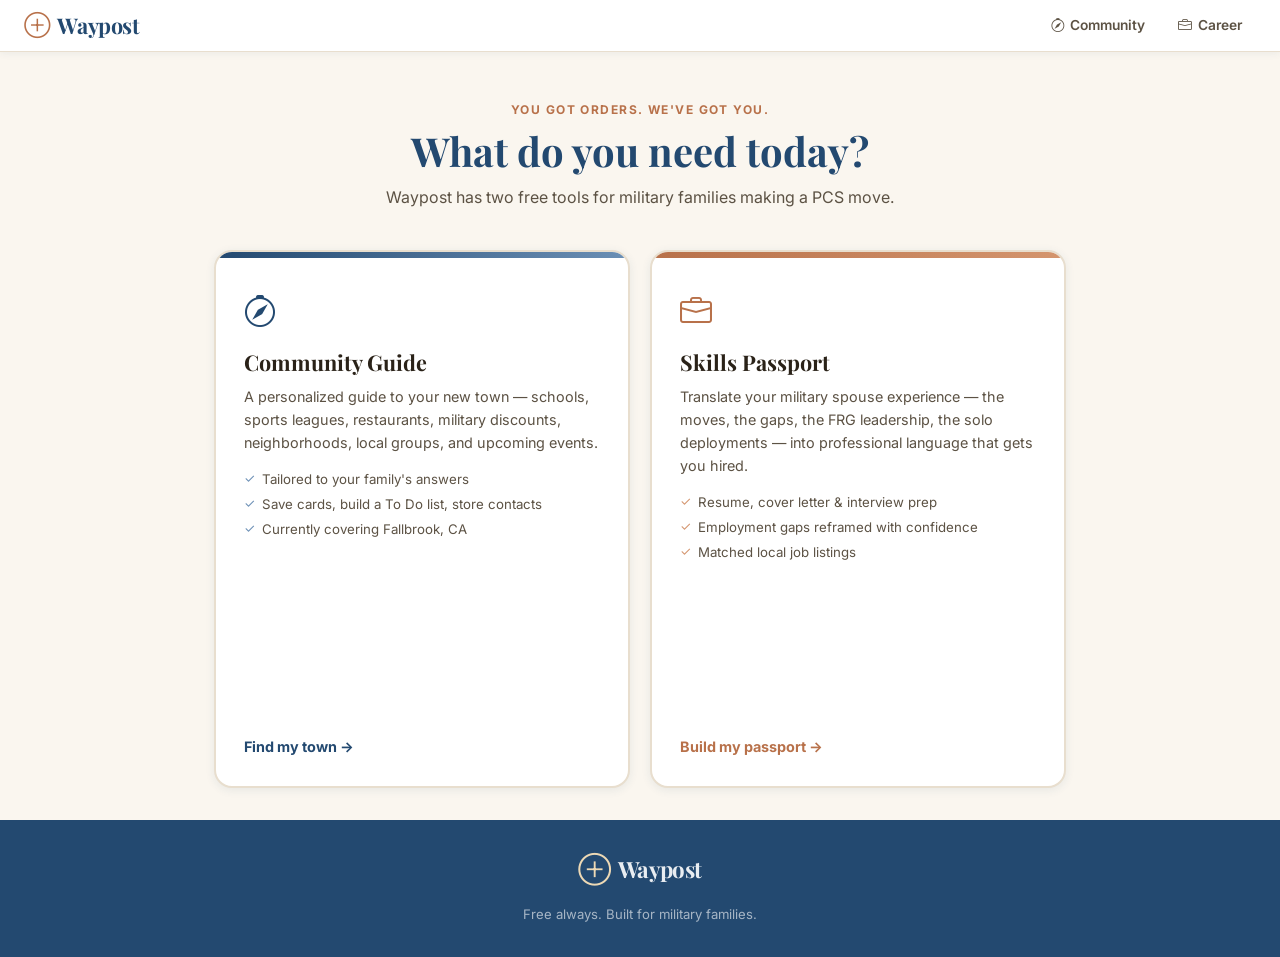
<file: index.html>
<!DOCTYPE html>
<html lang="en">
<head>
  <meta charset="UTF-8">
  <meta name="viewport" content="width=device-width, initial-scale=1.0">
  <title>Waypost — For Military Families on the Move</title>
  <link rel="preconnect" href="https://fonts.googleapis.com">
  <link rel="preconnect" href="https://fonts.gstatic.com" crossorigin>
  <link href="https://fonts.googleapis.com/css2?family=Playfair+Display:wght@400;600;700&family=Inter:wght@400;500;600&display=swap" rel="stylesheet">
  <link rel="stylesheet" href="styles.css">
</head>
<body class="home-page">

  <main class="pillar-home-main">

    <div class="pillar-home-hero">
      <p class="home-eyebrow">You got orders. We've got you.</p>
      <h1 class="pillar-home-title">What do you need today?</h1>
      <p class="pillar-home-sub">Waypost has two free tools for military families making a PCS move.</p>
    </div>

    <div class="pillar-home-grid">

      <a href="community.html" class="pillar-home-card pillar-home-card--community">
        <div class="pillar-home-card-accent"></div>
        <div class="pillar-home-card-body">
          <i class="bi bi-compass pillar-home-icon"></i>
          <h2 class="pillar-home-label">Community Guide</h2>
          <p class="pillar-home-desc">A personalized guide to your new town — schools, sports leagues, restaurants, military discounts, neighborhoods, local groups, and upcoming events.</p>
          <ul class="pillar-home-features">
            <li>Tailored to your family's answers</li>
            <li>Save cards, build a To Do list, store contacts</li>
            <li>Currently covering Fallbrook, CA</li>
          </ul>
          <span class="pillar-home-cta">Find my town →</span>
        </div>
      </a>

      <a href="career.html" class="pillar-home-card pillar-home-card--career">
        <div class="pillar-home-card-accent"></div>
        <div class="pillar-home-card-body">
          <i class="bi bi-briefcase pillar-home-icon"></i>
          <h2 class="pillar-home-label">Skills Passport</h2>
          <p class="pillar-home-desc">Translate your military spouse experience — the moves, the gaps, the FRG leadership, the solo deployments — into professional language that gets you hired.</p>
          <ul class="pillar-home-features">
            <li>Resume, cover letter &amp; interview prep</li>
            <li>Employment gaps reframed with confidence</li>
            <li>Matched local job listings</li>
          </ul>
          <span class="pillar-home-cta">Build my passport →</span>
        </div>
      </a>

    </div>

  </main>

  <footer class="home-footer" style="margin-top:auto;">
    <div class="logo logo-muted" style="display:inline-flex;margin-bottom:.5rem;">
      <span class="logo-mark">⊕</span>
      <span class="logo-text">Waypost</span>
    </div>
    <p>Free always. Built for military families.</p>
  </footer>

  <script src="nav.js"></script>
</body>
</html>
</file>
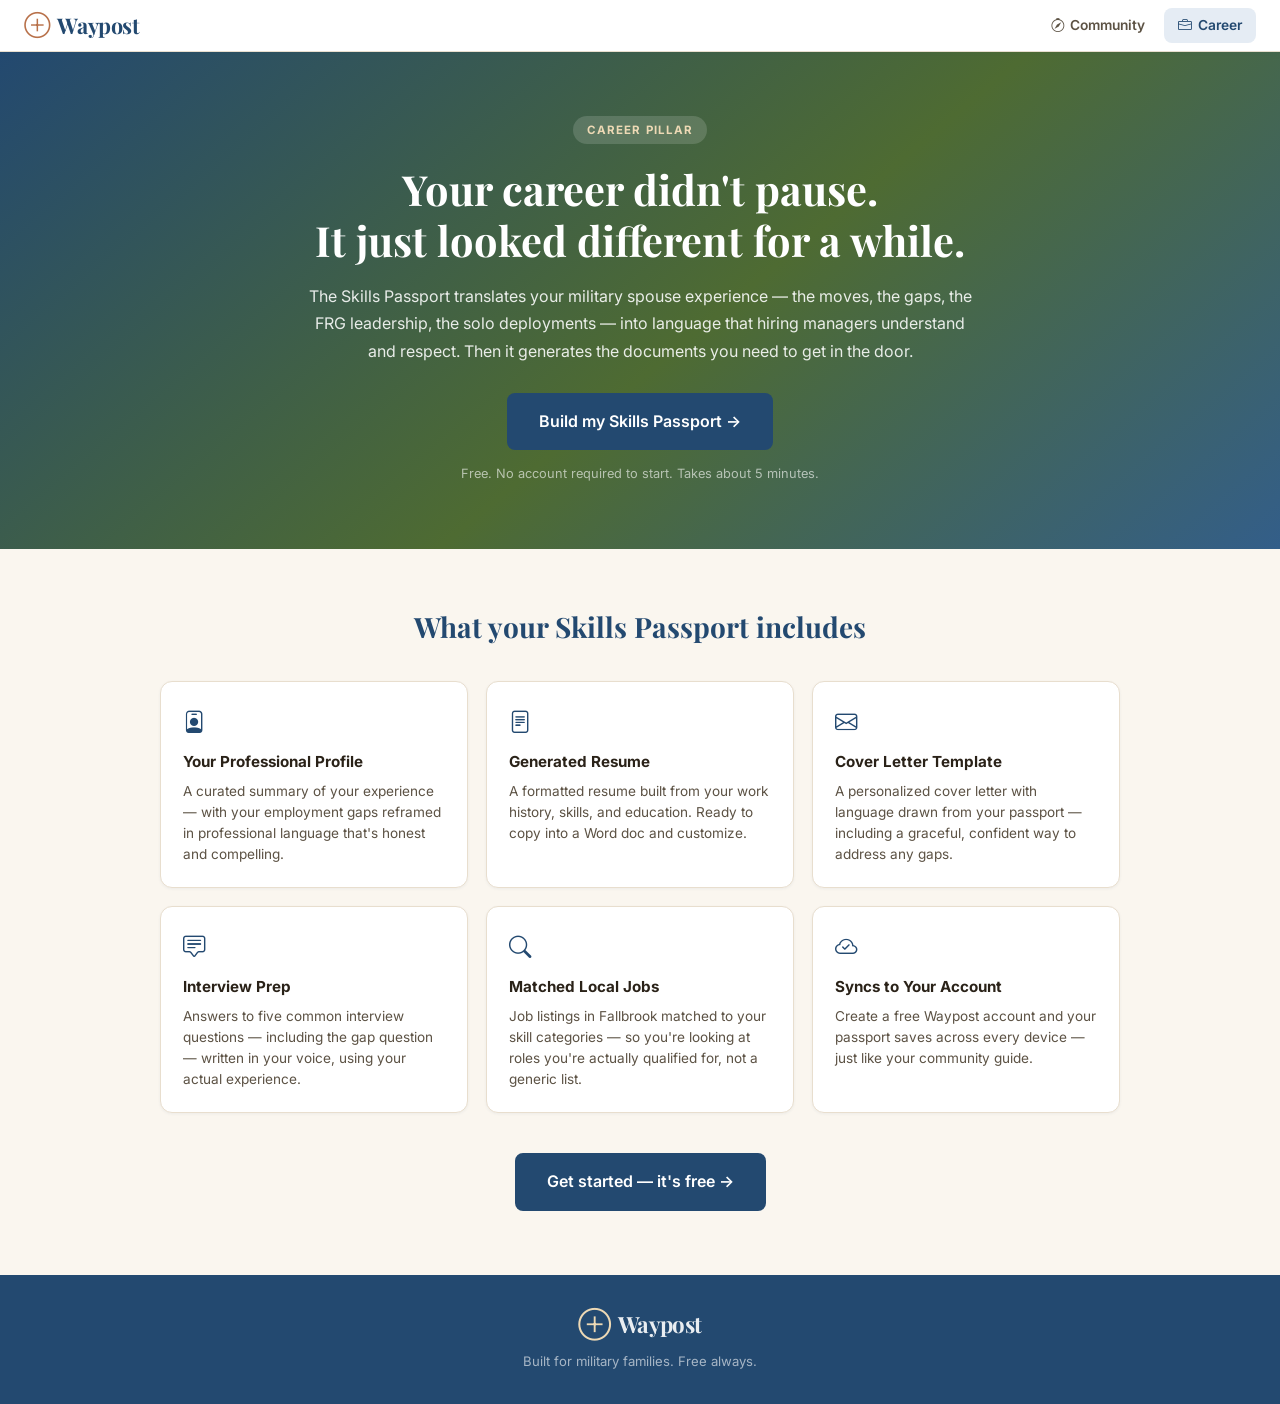
<file: career.html>
<!DOCTYPE html>
<html lang="en">
<head>
  <meta charset="UTF-8">
  <meta name="viewport" content="width=device-width, initial-scale=1.0">
  <title>Waypost Career — Build Your Skills Passport</title>
  <link rel="preconnect" href="https://fonts.googleapis.com">
  <link rel="preconnect" href="https://fonts.gstatic.com" crossorigin>
  <link href="https://fonts.googleapis.com/css2?family=Playfair+Display:wght@400;600;700&family=Inter:wght@400;500;600&display=swap" rel="stylesheet">
  <link rel="stylesheet" href="styles.css">
</head>
<body class="career-landing-page" data-pillar="career">

  <main>
    <!-- Hero -->
    <div class="career-landing-hero">
      <div class="career-landing-hero-inner">
        <span class="career-pill">Career Pillar</span>
        <h1 class="career-landing-title">Your career didn't pause.<br>It just looked different for a while.</h1>
        <p class="career-landing-sub">The Skills Passport translates your military spouse experience — the moves, the gaps, the FRG leadership, the solo deployments — into language that hiring managers understand and respect. Then it generates the documents you need to get in the door.</p>
        <a href="passport-questionnaire.html" class="btn-primary btn-career-start">Build my Skills Passport →</a>
        <p class="career-landing-note">Free. No account required to start. Takes about 5 minutes.</p>
      </div>
    </div>

    <!-- What you get -->
    <div class="career-features-section">
      <div class="career-features-inner">
        <h2 class="career-features-title">What your Skills Passport includes</h2>
        <div class="career-features-grid">
          <div class="career-feature-card">
            <i class="bi bi-person-badge career-feature-icon"></i>
            <h3>Your Professional Profile</h3>
            <p>A curated summary of your experience — with your employment gaps reframed in professional language that's honest and compelling.</p>
          </div>
          <div class="career-feature-card">
            <i class="bi bi-file-text career-feature-icon"></i>
            <h3>Generated Resume</h3>
            <p>A formatted resume built from your work history, skills, and education. Ready to copy into a Word doc and customize.</p>
          </div>
          <div class="career-feature-card">
            <i class="bi bi-envelope career-feature-icon"></i>
            <h3>Cover Letter Template</h3>
            <p>A personalized cover letter with language drawn from your passport — including a graceful, confident way to address any gaps.</p>
          </div>
          <div class="career-feature-card">
            <i class="bi bi-chat-square-text career-feature-icon"></i>
            <h3>Interview Prep</h3>
            <p>Answers to five common interview questions — including the gap question — written in your voice, using your actual experience.</p>
          </div>
          <div class="career-feature-card">
            <i class="bi bi-search career-feature-icon"></i>
            <h3>Matched Local Jobs</h3>
            <p>Job listings in Fallbrook matched to your skill categories — so you're looking at roles you're actually qualified for, not a generic list.</p>
          </div>
          <div class="career-feature-card">
            <i class="bi bi-cloud-check career-feature-icon"></i>
            <h3>Syncs to Your Account</h3>
            <p>Create a free Waypost account and your passport saves across every device — just like your community guide.</p>
          </div>
        </div>
        <div class="career-features-cta">
          <a href="passport-questionnaire.html" class="btn-primary btn-career-start">Get started — it's free →</a>
        </div>
      </div>
    </div>
  </main>

  <footer class="home-footer">
    <div class="logo logo-muted" style="justify-content:center;display:flex;">
      <span class="logo-mark">⊕</span>
      <span class="logo-text">Waypost</span>
    </div>
    <p>Built for military families. Free always.</p>
  </footer>

  <script src="nav.js"></script>
</body>
</html>
</file>
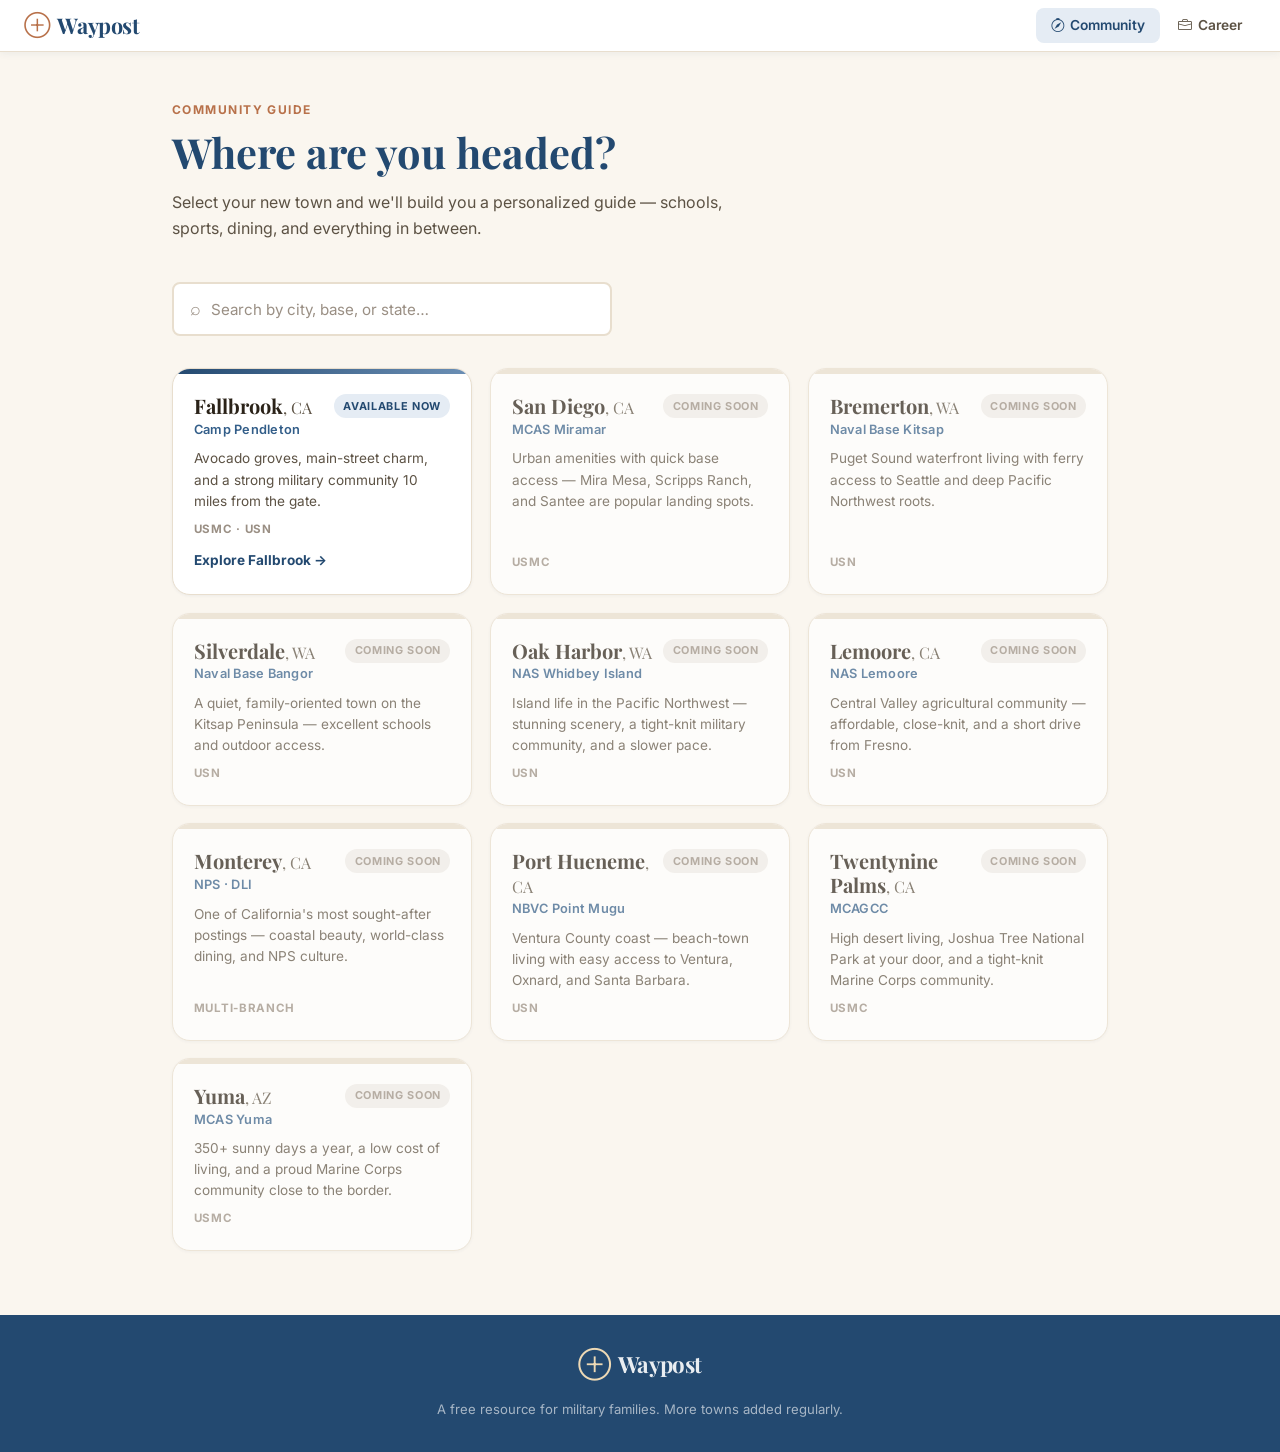
<file: community.html>
<!DOCTYPE html>
<html lang="en">
<head>
  <meta charset="UTF-8">
  <meta name="viewport" content="width=device-width, initial-scale=1.0">
  <title>Waypost — Community Guide</title>
  <link rel="preconnect" href="https://fonts.googleapis.com">
  <link rel="preconnect" href="https://fonts.gstatic.com" crossorigin>
  <link href="https://fonts.googleapis.com/css2?family=Playfair+Display:wght@400;600;700&family=Inter:wght@400;500;600&display=swap" rel="stylesheet">
  <link rel="stylesheet" href="styles.css">
</head>
<body class="home-page" data-pillar="community">

  <main class="home-main">
    <div class="home-hero">
      <p class="home-eyebrow">Community Guide</p>
      <h1 class="home-title">Where are you headed?</h1>
      <p class="home-subtitle">Select your new town and we'll build you a personalized guide — schools, sports, dining, and everything in between.</p>
    </div>

    <div class="search-wrap">
      <div class="search-box">
        <span class="search-icon">⌕</span>
        <input
          type="text"
          id="town-search"
          class="search-input"
          placeholder="Search by city, base, or state…"
          oninput="renderTownCards(this.value)"
          autocomplete="off"
        >
      </div>
    </div>

    <div class="town-grid" id="town-grid">
      <!-- Populated by towns.js -->
    </div>
  </main>

  <footer class="home-footer">
    <div class="logo logo-muted" style="display:inline-flex;margin-bottom:.5rem;">
      <span class="logo-mark">⊕</span>
      <span class="logo-text">Waypost</span>
    </div>
    <p>A free resource for military families. More towns added regularly.</p>
  </footer>

  <script src="nav.js"></script>
  <script src="towns.js"></script>
  <script>renderTownCards();</script>
</body>
</html>
</file>
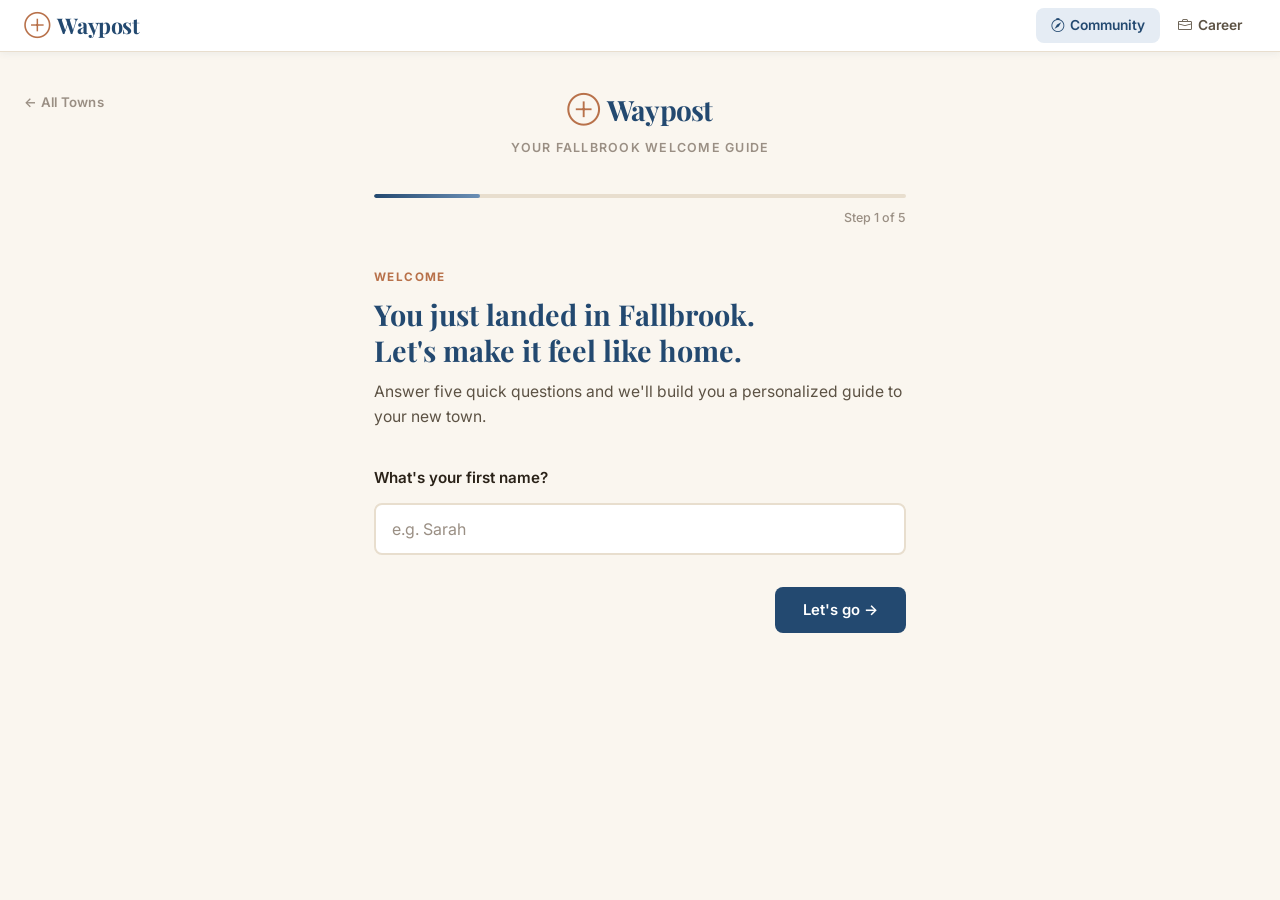
<file: questionnaire.html>
<!DOCTYPE html>
<html lang="en">
<head>
  <meta charset="UTF-8">
  <meta name="viewport" content="width=device-width, initial-scale=1.0">
  <title>Waypost — Build Your Guide</title>
  <link rel="preconnect" href="https://fonts.googleapis.com">
  <link rel="preconnect" href="https://fonts.gstatic.com" crossorigin>
  <link href="https://fonts.googleapis.com/css2?family=Playfair+Display:wght@400;600;700&family=Inter:wght@400;500;600&display=swap" rel="stylesheet">
  <link rel="stylesheet" href="styles.css">
</head>
<body data-pillar="community">

  <div id="questionnaire-section">
    <header class="site-header">
      <a href="community.html" class="back-to-towns">← All Towns</a>
      <div class="logo">
        <span class="logo-mark">⊕</span>
        <span class="logo-text">Waypost</span>
      </div>
      <p class="logo-tagline" id="q-town-label">Your Fallbrook Welcome Guide</p>
    </header>

    <main class="questionnaire-container">
      <div class="progress-bar-wrap">
        <div class="progress-bar" id="progress-bar"></div>
      </div>
      <p class="progress-label" id="progress-label">Step 1 of 5</p>

      <!-- Step 1: Welcome -->
      <div class="step active" id="step-1">
        <div class="step-header">
          <span class="step-eyebrow">Welcome</span>
          <h1 class="step-title">You just landed in Fallbrook.<br>Let's make it feel like home.</h1>
          <p class="step-subtitle">Answer five quick questions and we'll build you a personalized guide to your new town.</p>
        </div>
        <div class="step-body">
          <div class="field-group">
            <label for="name-input" class="field-label">What's your first name?</label>
            <input type="text" id="name-input" class="text-input" placeholder="e.g. Sarah"
              autocomplete="given-name" onkeydown="if(event.key==='Enter') nextStep(1)">
            <p class="field-error hidden" id="name-error">Please enter your name to continue.</p>
          </div>
        </div>
        <div class="step-footer">
          <button class="btn-primary" onclick="nextStep(1)">Let's go &rarr;</button>
        </div>
      </div>

      <!-- Step 2: Family -->
      <div class="step" id="step-2">
        <div class="step-header">
          <span class="step-eyebrow">Your Family</span>
          <h2 class="step-title">Tell us a bit about your household.</h2>
          <p class="step-subtitle">We'll use this to surface the right schools, sports leagues, and family resources.</p>
        </div>
        <div class="step-body">
          <div class="field-group">
            <label class="field-label">Do you have children?</label>
            <div class="toggle-group">
              <button class="toggle-btn" data-group="hasKids" data-value="yes" onclick="toggleSelect(this)">Yes</button>
              <button class="toggle-btn" data-group="hasKids" data-value="no" onclick="toggleSelect(this)">No — just me (and maybe a partner)</button>
            </div>
          </div>
          <div class="field-group" id="kid-ages-group" style="display:none;">
            <label class="field-label">What age ranges? <span class="field-hint">(select all that apply)</span></label>
            <div class="checkbox-grid">
              <label class="checkbox-card"><input type="checkbox" name="kidAge" value="infant">
                <span class="checkbox-label"><span class="checkbox-text">Infant / Toddler<small>Ages 0–3</small></span></span></label>
              <label class="checkbox-card"><input type="checkbox" name="kidAge" value="preschool">
                <span class="checkbox-label"><span class="checkbox-text">Preschool<small>Ages 4–5</small></span></span></label>
              <label class="checkbox-card"><input type="checkbox" name="kidAge" value="elementary">
                <span class="checkbox-label"><span class="checkbox-text">Elementary<small>Ages 6–11</small></span></span></label>
              <label class="checkbox-card"><input type="checkbox" name="kidAge" value="middle">
                <span class="checkbox-label"><span class="checkbox-text">Middle School<small>Ages 12–14</small></span></span></label>
              <label class="checkbox-card"><input type="checkbox" name="kidAge" value="high">
                <span class="checkbox-label"><span class="checkbox-text">High School<small>Ages 15–18</small></span></span></label>
            </div>
          </div>
        </div>
        <div class="step-footer">
          <button class="btn-secondary" onclick="prevStep(2)">&larr; Back</button>
          <button class="btn-primary" onclick="nextStep(2)">Next &rarr;</button>
        </div>
      </div>

      <!-- Step 3: Priorities -->
      <div class="step" id="step-3">
        <div class="step-header">
          <span class="step-eyebrow">Priorities</span>
          <h2 class="step-title">What matters most right now?</h2>
          <p class="step-subtitle">Select everything on your radar — no wrong answers here.</p>
        </div>
        <div class="step-body">
          <div class="checkbox-grid wide">
            <label class="checkbox-card"><input type="checkbox" name="priority" value="schools">
              <span class="checkbox-label"><span class="checkbox-text">Schools &amp; Enrollment<small>Districts, deadlines, what to expect</small></span></span></label>
            <label class="checkbox-card"><input type="checkbox" name="priority" value="sports">
              <span class="checkbox-label"><span class="checkbox-text">Youth Sports<small>Leagues, sign-up windows, locations</small></span></span></label>
            <label class="checkbox-card"><input type="checkbox" name="priority" value="church">
              <span class="checkbox-label"><span class="checkbox-text">Faith Community<small>Local churches and worship communities</small></span></span></label>
            <label class="checkbox-card"><input type="checkbox" name="priority" value="neighborhoods">
              <span class="checkbox-label"><span class="checkbox-text">Neighborhoods &amp; Housing<small>Where to live, commute to Pendleton</small></span></span></label>
            <label class="checkbox-card"><input type="checkbox" name="priority" value="coworking">
              <span class="checkbox-label"><span class="checkbox-text">Co-working Spots<small>Remote-work-friendly cafes and spaces</small></span></span></label>
            <label class="checkbox-card"><input type="checkbox" name="priority" value="groups">
              <span class="checkbox-label"><span class="checkbox-text">Local Groups &amp; Community<small>Spouse clubs, newcomer meetups, orgs</small></span></span></label>
          </div>
        </div>
        <div class="step-footer">
          <button class="btn-secondary" onclick="prevStep(3)">&larr; Back</button>
          <button class="btn-primary" onclick="nextStep(3)">Next &rarr;</button>
        </div>
      </div>

      <!-- Step 4: Dining -->
      <div class="step" id="step-4">
        <div class="step-header">
          <span class="step-eyebrow">Food &amp; Social Life</span>
          <h2 class="step-title">Let's talk about getting out of the house.</h2>
          <p class="step-subtitle">We'll flag the best spots — including which ones know how to treat military families.</p>
        </div>
        <div class="step-body">
          <div class="checkbox-grid wide">
            <label class="checkbox-card"><input type="checkbox" name="dining" value="family">
              <span class="checkbox-label"><span class="checkbox-text">Family-Friendly Dining<small>Kids menus, high chairs, no judgment</small></span></span></label>
            <label class="checkbox-card"><input type="checkbox" name="dining" value="datenight">
              <span class="checkbox-label"><span class="checkbox-text">Date Night Spots<small>When you can get a sitter</small></span></span></label>
            <label class="checkbox-card"><input type="checkbox" name="dining" value="military">
              <span class="checkbox-label"><span class="checkbox-text">Military Discounts<small>Local businesses that appreciate your service</small></span></span></label>
          </div>
        </div>
        <div class="step-footer">
          <button class="btn-secondary" onclick="prevStep(4)">&larr; Back</button>
          <button class="btn-primary" onclick="nextStep(4)">Next &rarr;</button>
        </div>
      </div>

      <!-- Step 5: Extras -->
      <div class="step" id="step-5">
        <div class="step-header">
          <span class="step-eyebrow">Almost Done</span>
          <h2 class="step-title">Anything else you'd like on your radar?</h2>
          <p class="step-subtitle">These are easy additions — just check what's useful.</p>
        </div>
        <div class="step-body">
          <div class="checkbox-grid wide">
            <label class="checkbox-card"><input type="checkbox" name="extra" value="events">
              <span class="checkbox-label"><span class="checkbox-text">Upcoming Events &amp; Festivals<small>What's happening in Fallbrook this season</small></span></span></label>
            <label class="checkbox-card"><input type="checkbox" name="extra" value="checklist">
              <span class="checkbox-label"><span class="checkbox-text">New Resident Checklist<small>DMV, utilities, voter registration — the necessary stuff</small></span></span></label>
          </div>
        </div>
        <div class="step-footer">
          <button class="btn-secondary" onclick="prevStep(5)">&larr; Back</button>
          <button class="btn-primary btn-generate" onclick="generateGuide()">Build My Guide &rarr;</button>
        </div>
      </div>

    </main>
  </div>

  <script src="nav.js"></script>
  <script src="app.js"></script>
</body>
</html>
</file>
<file: styles.css>
/* ══════════════════════════════════════════════════
   WAYPOST — styles.css
   Shared design system for all pages
══════════════════════════════════════════════════ */

/* ── Reset & Tokens ──────────────────────────────── */
*, *::before, *::after { box-sizing: border-box; margin: 0; padding: 0; }

:root {
  --olive:          #234970;
  --olive-mid:      #335E89;
  --olive-light:    #6B8FB5;
  --olive-pale:     #E5ECF4;
  --sand:           #C4A87A;
  --sand-light:     #EDD9B5;
  --sand-pale:      #F5EDDE;
  --terracotta:     #B8714A;
  --terracotta-lt:  #D4956E;
  --terracotta-pale:#F5EAE3;
  --cream:          #FAF6EF;
  --white:          #FFFFFF;
  --text-dark:      #2A2218;
  --text-mid:       #5C5244;
  --text-light:     #9A8F84;
  --border:         #E8DECE;
  --nav-h:          52px;
  --sidebar-w:      268px;
  --bottom-tab-h:   58px;
  --shadow-xs:      0 1px 3px rgba(35,73,112,0.06);
  --shadow-sm:      0 2px 10px rgba(35,73,112,0.09);
  --shadow:         0 4px 20px rgba(35,73,112,0.12);
  --shadow-lg:      0 8px 36px rgba(35,73,112,0.16);
  --radius-sm:      8px;
  --radius:         12px;
  --radius-lg:      18px;
}

html { scroll-behavior: smooth; }
body { font-family: 'Inter', -apple-system, sans-serif; background: var(--cream); color: var(--text-dark); min-height: 100vh; line-height: 1.6; -webkit-font-smoothing: antialiased; padding-top: var(--nav-h); }

.hidden { display: none !important; }

/* ── Shared Logo ─────────────────────────────────── */
.logo { display: inline-flex; align-items: center; gap: 0.4rem; text-decoration: none; }
.logo-mark { font-size: 1.5rem; color: var(--terracotta); line-height: 1; }
.logo-text { font-family: 'Playfair Display', Georgia, serif; font-size: 1.75rem; font-weight: 700; color: var(--olive); letter-spacing: -0.025em; }

/* ── Shared Buttons ──────────────────────────────── */
.btn-primary { padding: 0.875rem 1.75rem; background: var(--olive); color: var(--white); border: none; border-radius: var(--radius-sm); font-family: inherit; font-size: 0.93rem; font-weight: 600; cursor: pointer; transition: background 0.18s, transform 0.15s, box-shadow 0.18s; }
.btn-primary:hover { background: var(--olive-mid); transform: translateY(-1px); box-shadow: var(--shadow-sm); }
.btn-secondary { padding: 0.875rem 1.3rem; background: transparent; color: var(--text-mid); border: 2px solid var(--border); border-radius: var(--radius-sm); font-family: inherit; font-size: 0.93rem; font-weight: 500; cursor: pointer; transition: border-color 0.18s, color 0.18s; }
.btn-secondary:hover { border-color: var(--text-mid); color: var(--text-dark); }


/* ════════════════════════════════════════════════
   HOME PAGE — Town Selector
════════════════════════════════════════════════ */
.home-page { display: flex; flex-direction: column; min-height: 100vh; }

.home-header { background: var(--white); border-bottom: 1.5px solid var(--border); padding: 1.25rem 2rem; }
.home-header-inner { max-width: 1000px; margin: 0 auto; display: flex; align-items: center; justify-content: space-between; flex-wrap: wrap; gap: 0.5rem; }
.home-header-tag { font-size: 0.8rem; font-weight: 600; letter-spacing: 0.08em; text-transform: uppercase; color: var(--text-light); }

.home-main { max-width: 1000px; margin: 0 auto; padding: 3rem 2rem 4rem; width: 100%; flex: 1; }

.home-hero { margin-bottom: 2.5rem; }
.home-eyebrow { display: block; font-size: 0.75rem; font-weight: 700; letter-spacing: 0.12em; text-transform: uppercase; color: var(--terracotta); margin-bottom: 0.5rem; }
.home-title { font-family: 'Playfair Display', serif; font-size: 2.6rem; font-weight: 700; color: var(--olive); line-height: 1.2; margin-bottom: 0.75rem; }
.home-subtitle { font-size: 1rem; color: var(--text-mid); max-width: 560px; line-height: 1.65; }

/* Search */
.search-wrap { margin-bottom: 2rem; }
.search-box { display: flex; align-items: center; gap: 0.6rem; background: var(--white); border: 2px solid var(--border); border-radius: var(--radius-sm); padding: 0.7rem 1rem; max-width: 440px; transition: border-color 0.2s, box-shadow 0.2s; }
.search-box:focus-within { border-color: var(--olive-light); box-shadow: 0 0 0 3px rgba(107,143,181,0.18); }
.search-icon { font-size: 1.1rem; color: var(--text-light); flex-shrink: 0; }
.search-input { border: none; outline: none; font-family: inherit; font-size: 0.95rem; color: var(--text-dark); background: transparent; flex: 1; }
.search-input::placeholder { color: var(--text-light); }

/* Town Grid */
.town-grid { display: grid; grid-template-columns: repeat(auto-fill, minmax(280px, 1fr)); gap: 1.1rem; }
.no-results { font-size: 0.95rem; color: var(--text-mid); padding: 2rem 0; }

.town-card { background: var(--white); border: 1.5px solid var(--border); border-radius: var(--radius-lg); overflow: hidden; box-shadow: var(--shadow-xs); transition: box-shadow 0.2s, transform 0.2s; display: flex; flex-direction: column; }
.town-card--available { cursor: pointer; }
.town-card--available:hover { box-shadow: var(--shadow); transform: translateY(-3px); }
.town-card--soon { opacity: 0.7; }

.town-card-accent { height: 5px; }
.town-card--available .town-card-accent { background: linear-gradient(90deg, var(--olive), var(--olive-light)); }
.town-card--soon .town-card-accent { background: var(--border); }

.town-card-body { padding: 1.25rem 1.3rem 1.4rem; display: flex; flex-direction: column; gap: 0.5rem; flex: 1; }
.town-card-header { display: flex; justify-content: space-between; align-items: flex-start; gap: 0.5rem; }
.town-city { font-family: 'Playfair Display', serif; font-size: 1.25rem; font-weight: 700; color: var(--text-dark); line-height: 1.2; }
.town-state { font-weight: 400; color: var(--text-mid); font-family: inherit; font-size: 1rem; }
.town-base { font-size: 0.8rem; font-weight: 600; color: var(--olive-mid); letter-spacing: 0.02em; margin-top: 0.1rem; }
.town-tagline { font-size: 0.85rem; color: var(--text-mid); line-height: 1.55; flex: 1; }
.town-branch { font-size: 0.72rem; font-weight: 700; letter-spacing: 0.06em; text-transform: uppercase; color: var(--text-light); }
.town-cta { font-size: 0.85rem; font-weight: 700; color: var(--olive); margin-top: 0.25rem; }
.town-card--available:hover .town-cta { color: var(--terracotta); }

.town-status { font-size: 0.68rem; font-weight: 700; letter-spacing: 0.06em; text-transform: uppercase; padding: 0.2rem 0.6rem; border-radius: 99px; white-space: nowrap; flex-shrink: 0; }
.status-available { background: var(--olive-pale); color: var(--olive); }
.status-soon { background: #F0EDEA; color: var(--text-light); }

/* Home Footer */
.home-footer { background: var(--olive); padding: 2rem; text-align: center; }
.home-footer .logo-mark { color: var(--sand-light); }
.home-footer .logo-text { color: rgba(255,255,255,0.9); font-size: 1.4rem; }
.home-footer p { font-size: 0.82rem; color: rgba(255,255,255,0.6); margin-top: 0.5rem; }
.logo-muted .logo-mark { color: var(--sand-light); }
.logo-muted .logo-text { color: rgba(255,255,255,0.9); }


/* ════════════════════════════════════════════════
   QUESTIONNAIRE PAGE
════════════════════════════════════════════════ */
.site-header { text-align: center; padding: 2.25rem 1rem 0.5rem; position: relative; }
.back-to-towns { position: absolute; left: 1.5rem; top: 2.5rem; font-size: 0.83rem; font-weight: 600; color: var(--text-light); text-decoration: none; letter-spacing: 0.02em; transition: color 0.15s; }
.back-to-towns:hover { color: var(--olive); }
.logo-tagline { margin-top: 0.35rem; font-size: 0.78rem; font-weight: 600; letter-spacing: 0.1em; text-transform: uppercase; color: var(--text-light); }

.questionnaire-container { max-width: 580px; margin: 0 auto; padding: 1.75rem 1.5rem 5rem; }

/* Progress */
.progress-bar-wrap { height: 4px; background: var(--border); border-radius: 99px; margin-bottom: 0.6rem; overflow: hidden; }
.progress-bar { height: 100%; width: 20%; background: linear-gradient(90deg, var(--olive), var(--olive-light)); border-radius: 99px; transition: width 0.45s cubic-bezier(0.4,0,0.2,1); }
.progress-label { font-size: 0.78rem; font-weight: 500; color: var(--text-light); text-align: right; margin-bottom: 2.5rem; }

/* Steps */
.step { display: none; }
.step.active { display: block; animation: fadeUp 0.35s cubic-bezier(0.4,0,0.2,1); }
@keyframes fadeUp { from { opacity:0; transform:translateY(14px); } to { opacity:1; transform:translateY(0); } }

.step-eyebrow { display: block; font-size: 0.73rem; font-weight: 700; letter-spacing: 0.12em; text-transform: uppercase; color: var(--terracotta); margin-bottom: 0.6rem; }
.step-title { font-family: 'Playfair Display', serif; font-size: 1.8rem; font-weight: 700; color: var(--olive); line-height: 1.25; margin-bottom: 0.7rem; }
.step-subtitle { font-size: 0.98rem; color: var(--text-mid); margin-bottom: 2.25rem; line-height: 1.6; }
.step-footer { display: flex; justify-content: flex-end; gap: 0.75rem; margin-top: 2rem; }

/* Fields */
.field-group { margin-bottom: 2rem; }
.field-label { display: block; font-size: 0.95rem; font-weight: 600; color: var(--text-dark); margin-bottom: 0.8rem; }
.field-hint { font-weight: 400; color: var(--text-light); font-size: 0.88rem; }
.field-error { margin-top: 0.5rem; font-size: 0.83rem; color: var(--terracotta); font-weight: 500; }
.text-input { width: 100%; padding: 0.9rem 1rem; border: 2px solid var(--border); border-radius: var(--radius-sm); font-family: inherit; font-size: 1rem; color: var(--text-dark); background: var(--white); outline: none; transition: border-color 0.2s, box-shadow 0.2s; }
.text-input:focus { border-color: var(--olive-light); box-shadow: 0 0 0 3px rgba(107,143,181,0.2); }
.text-input::placeholder { color: var(--text-light); }
.text-input.error { border-color: var(--terracotta); }

/* Toggle Buttons */
.toggle-group { display: flex; gap: 0.75rem; flex-wrap: wrap; }
.toggle-btn { padding: 0.75rem 1.3rem; border: 2px solid var(--border); border-radius: var(--radius-sm); background: var(--white); font-family: inherit; font-size: 0.93rem; color: var(--text-mid); cursor: pointer; transition: all 0.18s; }
.toggle-btn:hover { border-color: var(--olive-light); color: var(--olive); }
.toggle-btn.selected { border-color: var(--olive); background: var(--olive); color: var(--white); font-weight: 600; }

/* Checkbox Cards */
.checkbox-grid { display: grid; grid-template-columns: 1fr 1fr; gap: 0.75rem; }
.checkbox-grid.wide { grid-template-columns: 1fr; }
.checkbox-card { position: relative; cursor: pointer; }
.checkbox-card input[type="checkbox"] { position: absolute; opacity: 0; width: 0; height: 0; }
.checkbox-label { display: flex; align-items: center; gap: 0.9rem; padding: 1rem 1.1rem; border: 2px solid var(--border); border-radius: var(--radius-sm); background: var(--white); cursor: pointer; transition: border-color 0.18s, background 0.18s; user-select: none; }
.checkbox-label:hover { border-color: var(--olive-light); }
.checkbox-card input:checked + .checkbox-label { border-color: var(--olive); background: var(--sand-pale); }
/* .checkbox-emoji renamed .checkbox-icon — now uses Bootstrap Icons */
.checkbox-icon { font-size: 1.1rem; flex-shrink: 0; line-height: 1; color: var(--text-light); }
.checkbox-card input:checked + .checkbox-label .checkbox-icon { color: var(--olive); }
.checkbox-text { display: flex; flex-direction: column; font-size: 0.9rem; font-weight: 600; color: var(--text-dark); line-height: 1.3; }
.checkbox-card input:checked + .checkbox-label .checkbox-text { color: var(--olive); }
.checkbox-text small { font-size: 0.78rem; font-weight: 400; color: var(--text-light); margin-top: 0.15rem; }
.checkbox-card input:checked + .checkbox-label .checkbox-text small { color: var(--olive-mid); }

.btn-primary.btn-generate { background: var(--terracotta); padding: 1rem 2rem; font-size: 0.97rem; }
.btn-primary.btn-generate:hover { background: var(--terracotta-lt); }


/* ════════════════════════════════════════════════
   GUIDE PAGE — Sidebar + Main Layout
════════════════════════════════════════════════ */
.guide-page { display: flex; background: var(--cream); }

/* ── Sidebar ──────────────────────────────────────── */
.sidebar {
  width: var(--sidebar-w);
  flex-shrink: 0;
  position: fixed;
  left: 0; top: var(--nav-h); bottom: 0;
  background: var(--white);
  border-right: 1.5px solid var(--border);
  display: flex;
  flex-direction: column;
  overflow: hidden;
  z-index: 200;
}

.sidebar-top { padding: 1.4rem 1.25rem 1rem; border-bottom: 1px solid var(--border); }
.sidebar-top .logo { margin-bottom: 0.3rem; }
.sidebar-top .logo-text { font-size: 1.35rem; }
.sidebar-top .logo-mark { font-size: 1.15rem; }
.sidebar-town { font-size: 0.78rem; font-weight: 700; letter-spacing: 0.06em; text-transform: uppercase; color: var(--text-light); margin-bottom: 0.6rem; }
.sidebar-back-link,
.sidebar-change-link { display: block; font-size: 0.8rem; font-weight: 500; color: var(--text-light); text-decoration: none; line-height: 1.8; transition: color 0.15s; }
.sidebar-back-link:hover,
.sidebar-change-link:hover { color: var(--olive); }

/* Sidebar Tab Bar */
.sidebar-tabs { display: flex; border-bottom: 1.5px solid var(--border); flex-shrink: 0; }
.sidebar-tab { flex: 1; padding: 0.65rem 0.2rem; border: none; background: none; font-family: inherit; font-size: 0.67rem; font-weight: 700; letter-spacing: 0.06em; text-transform: uppercase; color: var(--text-light); cursor: pointer; border-bottom: 2px solid transparent; margin-bottom: -1.5px; transition: color 0.15s, border-color 0.15s; }
.sidebar-tab:hover { color: var(--text-mid); }
.sidebar-tab.active { color: var(--olive); border-bottom-color: var(--olive); }

/* Sidebar Panels */
.sidebar-panels { flex: 1; overflow: hidden; position: relative; }
.sidebar-panel { display: none; height: 100%; overflow-y: auto; }
.sidebar-panel.active { display: block; }
.panel-inner { padding: 1rem 1rem 2rem; }
.panel-empty { font-size: 0.85rem; color: var(--text-light); padding: 0.5rem 0; }
.panel-empty-state { display: flex; flex-direction: column; align-items: center; text-align: center; padding: 2rem 1rem; gap: 0.35rem; }
.panel-empty-icon { font-size: 2rem; margin-bottom: 0.25rem; }
.panel-empty-state p { font-size: 0.88rem; color: var(--text-mid); font-weight: 500; }
.panel-empty-sub { font-size: 0.8rem !important; color: var(--text-light) !important; font-weight: 400 !important; }
.panel-remove-btn { background: none; border: none; color: var(--text-light); font-size: 1.1rem; cursor: pointer; padding: 0 0.2rem; line-height: 1; flex-shrink: 0; transition: color 0.15s; }
.panel-remove-btn:hover { color: var(--terracotta); }

/* TOC */
.toc-item { display: flex; align-items: center; gap: 0.5rem; padding: 0.55rem 0.5rem; border-radius: var(--radius-sm); font-size: 0.84rem; font-weight: 500; color: var(--text-mid); text-decoration: none; transition: background 0.15s, color 0.15s; margin-bottom: 0.15rem; }
.toc-item:hover { background: var(--cream); color: var(--olive); }
.toc-item.toc-active { background: var(--olive-pale); color: var(--olive); font-weight: 600; }

/* Saved Panel */
.saved-item { background: var(--cream); border: 1.5px solid var(--border); border-radius: var(--radius-sm); padding: 0.85rem 0.9rem; margin-bottom: 0.65rem; }
.saved-item-top { display: flex; justify-content: space-between; align-items: flex-start; gap: 0.5rem; margin-bottom: 0.2rem; }
.saved-item-name { font-size: 0.85rem; font-weight: 700; color: var(--text-dark); line-height: 1.3; }
.saved-item-section { font-size: 0.72rem; font-weight: 700; letter-spacing: 0.04em; text-transform: uppercase; color: var(--text-light); margin-bottom: 0.4rem; }
.saved-item-note { font-size: 0.82rem; color: var(--text-mid); font-style: italic; margin-bottom: 0.4rem; line-height: 1.45; }
.saved-edit-btn { font-size: 0.76rem; font-weight: 600; color: var(--olive-light); background: none; border: none; cursor: pointer; padding: 0; text-decoration: underline; }
.saved-edit-btn:hover { color: var(--olive); }

/* Todo Panel */
.todo-group { background: var(--cream); border: 1.5px solid var(--border); border-radius: var(--radius-sm); padding: 0.85rem 0.9rem; margin-bottom: 0.75rem; }
.todo-group-header { display: flex; justify-content: space-between; align-items: flex-start; gap: 0.5rem; margin-bottom: 0.6rem; }
.todo-group-name { font-size: 0.85rem; font-weight: 700; color: var(--text-dark); line-height: 1.3; }
.todo-progress-wrap { height: 4px; background: var(--border); border-radius: 99px; overflow: hidden; margin-bottom: 0.3rem; }
.todo-progress-fill { height: 100%; background: linear-gradient(90deg, var(--olive), var(--olive-light)); border-radius: 99px; transition: width 0.3s; }
.todo-progress-label { font-size: 0.72rem; color: var(--text-light); margin-bottom: 0.6rem; }
.todo-items { list-style: none; display: flex; flex-direction: column; gap: 0.3rem; }
.todo-item { display: flex; align-items: flex-start; gap: 0.5rem; font-size: 0.82rem; color: var(--text-mid); cursor: pointer; padding: 0.3rem 0.2rem; border-radius: 4px; transition: background 0.12s; line-height: 1.45; }
.todo-item:hover { background: rgba(35,73,112,0.05); }
.todo-item.done .todo-text { text-decoration: line-through; color: var(--text-light); }
.todo-check { font-size: 1rem; color: var(--olive-light); flex-shrink: 0; margin-top: 0.05rem; }
.todo-item.done .todo-check { color: var(--olive); }

/* Contacts Panel */
.contacts-toolbar { display: flex; gap: 0.5rem; margin-bottom: 0.75rem; }
.contacts-search { flex: 1; padding: 0.55rem 0.75rem; border: 1.5px solid var(--border); border-radius: var(--radius-sm); font-family: inherit; font-size: 0.83rem; outline: none; background: var(--white); }
.contacts-search:focus { border-color: var(--olive-light); }
.btn-add-contact { padding: 0.55rem 0.8rem; background: var(--olive); color: white; border: none; border-radius: var(--radius-sm); font-family: inherit; font-size: 0.8rem; font-weight: 600; cursor: pointer; white-space: nowrap; transition: background 0.15s; }
.btn-add-contact:hover { background: var(--olive-mid); }

.contact-item { display: flex; align-items: flex-start; gap: 0.5rem; padding: 0.8rem 0.5rem; border-bottom: 1px solid var(--border); }
.contact-item:last-child { border-bottom: none; }
.contact-star { background: none; border: none; font-size: 1.2rem; cursor: pointer; color: var(--border); padding: 0; line-height: 1; flex-shrink: 0; transition: color 0.15s; margin-top: 0.1rem; }
.contact-star:hover, .contact-star.starred { color: var(--sand); }
.contact-body { flex: 1; min-width: 0; }
.contact-name { font-size: 0.85rem; font-weight: 700; color: var(--text-dark); line-height: 1.3; }
.contact-phone { font-size: 0.8rem; color: var(--text-mid); margin-bottom: 0.25rem; }
.contact-type-badge { display: inline-block; font-size: 0.67rem; font-weight: 700; letter-spacing: 0.04em; text-transform: uppercase; padding: 0.15rem 0.5rem; border-radius: 99px; margin-bottom: 0.3rem; }
.type-school    { background: #E4EDF5; color: #2E5C8A; }
.type-sports    { background: var(--olive-pale); color: var(--olive); }
.type-restaurant{ background: var(--terracotta-pale); color: var(--terracotta); }
.type-church    { background: var(--sand-pale); color: #7A6040; }
.type-community { background: #F0E8F5; color: #6B4088; }
.type-military  { background: #E4EDF5; color: #2E5C8A; }
.type-cafe      { background: var(--sand-pale); color: #7A6040; }
.type-library   { background: var(--olive-pale); color: var(--olive); }
.type-other     { background: #F0EDEA; color: var(--text-light); }
.contact-note-text { font-size: 0.78rem; color: var(--text-mid); font-style: italic; margin-bottom: 0.2rem; }
.contact-note-input { width: 100%; font-family: inherit; font-size: 0.78rem; padding: 0.3rem 0.5rem; border: 1px solid var(--border); border-radius: 4px; outline: none; margin-bottom: 0.2rem; }
.contact-note-btn { font-size: 0.73rem; font-weight: 600; color: var(--olive-light); background: none; border: none; cursor: pointer; padding: 0; text-decoration: underline; }
.contact-note-btn:hover { color: var(--olive); }
.contact-remove { background: none; border: none; color: var(--border); font-size: 1.05rem; cursor: pointer; padding: 0 0.1rem; flex-shrink: 0; transition: color 0.15s; }
.contact-remove:hover { color: var(--terracotta); }

/* ── Guide Main ───────────────────────────────────── */
.guide-main { margin-left: var(--sidebar-w); flex: 1; min-height: 100vh; }

.mobile-top-bar { display: none; }

.guide-no-answers { max-width: 480px; margin: 4rem auto; padding: 2.5rem; text-align: center; }
.guide-no-answers-title { font-family: 'Playfair Display', serif; font-size: 1.5rem; color: var(--olive); margin-bottom: 0.5rem; }

/* ── Bottom Tab Bar (mobile only, hidden on desktop) ── */
.bottom-tabs { display: none; }


/* ════════════════════════════════════════════════
   GUIDE CONTENT
════════════════════════════════════════════════ */
.guide-container { max-width: 860px; margin: 0 auto; padding: 2.25rem 2rem 5rem; }

/* Hero */
.guide-hero { background: linear-gradient(140deg, var(--olive) 0%, #2C557E 55%, var(--olive-mid) 100%); border-radius: var(--radius-lg); padding: 3rem; color: white; margin-bottom: 2.5rem; position: relative; overflow: hidden; }
.guide-hero::before { content:''; position:absolute; top:-60px; right:40px; width:260px; height:260px; background:rgba(255,255,255,0.045); border-radius:50%; }
.guide-hero::after  { content:''; position:absolute; bottom:-40px; right:-30px; width:200px; height:200px; background:rgba(255,255,255,0.035); border-radius:50%; }
.guide-pill { display:inline-block; background:rgba(255,255,255,0.15); color:var(--sand-light); font-size:0.72rem; font-weight:700; letter-spacing:0.1em; text-transform:uppercase; padding:0.3rem 0.85rem; border-radius:99px; margin-bottom:1.1rem; }
.guide-hero h1 { font-family:'Playfair Display',serif; font-size:2.25rem; font-weight:700; line-height:1.22; margin-bottom:1rem; position:relative; }
.guide-hero p { font-size:0.98rem; line-height:1.7; opacity:0.88; max-width:560px; position:relative; }

/* Sections */
.guide-section { margin-bottom: 2.5rem; }
.section-header { display:flex; align-items:center; gap:0.75rem; padding-bottom:0.85rem; border-bottom:2px solid var(--border); margin-bottom:1.1rem; }
.section-icon { font-size:1.4rem; flex-shrink:0; }
.section-title { font-family:'Playfair Display',serif; font-size:1.4rem; font-weight:700; color:var(--olive); }
.section-intro { font-size:0.94rem; color:var(--text-mid); line-height:1.65; margin-bottom:1.25rem; }

.callout { background:var(--sand-pale); border-left:4px solid var(--terracotta); border-radius:0 var(--radius-sm) var(--radius-sm) 0; padding:1rem 1.25rem; margin-bottom:1.25rem; font-size:0.89rem; color:var(--text-mid); line-height:1.65; }
.callout strong { color:var(--text-dark); }

/* Cards */
.cards-grid { display:grid; grid-template-columns:1fr 1fr; gap:1rem; }
.cards-grid.single-col { grid-template-columns:1fr; }
.card { background:var(--white); border:1.5px solid var(--border); border-radius:var(--radius); padding:1.25rem 1.3rem; box-shadow:var(--shadow-xs); transition:box-shadow 0.2s, transform 0.2s; }
.card:hover { box-shadow:var(--shadow); transform:translateY(-2px); }
.card-name { font-weight:700; font-size:0.95rem; color:var(--text-dark); margin-bottom:0.3rem; line-height:1.35; }
.card-meta { font-size:0.8rem; color:var(--text-light); margin-bottom:0.65rem; }
.card-body { font-size:0.87rem; color:var(--text-mid); line-height:1.6; }

/* Tags */
.tag-wrap { margin-top:0.85rem; display:flex; gap:0.4rem; flex-wrap:wrap; }
.tag { display:inline-block; font-size:0.71rem; font-weight:700; letter-spacing:0.04em; text-transform:uppercase; padding:0.22rem 0.65rem; border-radius:99px; }
.tag-olive { background:var(--olive-pale); color:var(--olive); }
.tag-sand  { background:var(--sand-pale); color:#7A6040; }
.tag-terra { background:var(--terracotta-pale); color:var(--terracotta); }
.tag-blue  { background:#E4EDF5; color:#2E5C8A; }

/* Card Action Buttons */
.card-actions { display:flex; gap:0.5rem; margin-top:1rem; padding-top:0.75rem; border-top:1px solid var(--border); }
.card-btn { flex:1; padding:0.45rem 0.6rem; border:1.5px solid var(--border); border-radius:var(--radius-sm); background:none; font-family:inherit; font-size:0.77rem; font-weight:600; color:var(--text-mid); cursor:pointer; transition:all 0.15s; display:flex; align-items:center; justify-content:center; gap:0.3rem; }
.card-btn:hover { background:var(--cream); border-color:var(--text-mid); color:var(--text-dark); }
.card-btn.card-btn-active { background:var(--olive-pale); border-color:var(--olive-light); color:var(--olive); }

/* Discounts */
.discount-list { display:flex; flex-direction:column; gap:0.75rem; }
.discount-item { display:flex; align-items:flex-start; gap:1rem; background:var(--white); border:1.5px solid var(--border); border-radius:var(--radius-sm); padding:1rem 1.15rem; box-shadow:var(--shadow-xs); }
.discount-emoji { font-size:1.4rem; flex-shrink:0; margin-top:0.05rem; }
.discount-name { font-weight:700; font-size:0.92rem; color:var(--text-dark); margin-bottom:0.2rem; }
.discount-detail { font-size:0.84rem; color:var(--text-mid); line-height:1.55; }

/* Events */
.events-list { display:flex; flex-direction:column; gap:1rem; }
.event-card { display:flex; gap:1rem; align-items:flex-start; background:var(--white); border:1.5px solid var(--border); border-radius:var(--radius); padding:1.1rem 1.25rem; box-shadow:var(--shadow-xs); }
.event-date { background:var(--olive); color:white; border-radius:var(--radius-sm); padding:0.55rem 0.7rem; text-align:center; min-width:54px; flex-shrink:0; }
.event-month { font-size:0.62rem; font-weight:800; letter-spacing:0.1em; text-transform:uppercase; opacity:0.75; display:block; }
.event-day { font-family:'Playfair Display',serif; font-size:1.55rem; font-weight:700; line-height:1.1; display:block; }
.event-name { font-weight:700; font-size:0.95rem; color:var(--text-dark); margin-bottom:0.3rem; }
.event-desc { font-size:0.86rem; color:var(--text-mid); line-height:1.55; }

/* Checklist */
.checklist { list-style:none; display:flex; flex-direction:column; gap:0.65rem; }
.checklist li { display:flex; align-items:flex-start; gap:0.9rem; background:var(--white); border:1.5px solid var(--border); border-radius:var(--radius-sm); padding:0.9rem 1.1rem; font-size:0.88rem; color:var(--text-mid); line-height:1.55; box-shadow:var(--shadow-xs); }
.checklist-box { font-size:1rem; color:var(--olive-light); flex-shrink:0; margin-top:0.05rem; }
.checklist li strong { color:var(--text-dark); }

.guide-loading { padding: 4rem 2rem; text-align: center; color: var(--text-light); font-size: 0.95rem; }

/* ── Modals ───────────────────────────────────────── */
.modal-overlay { position:fixed; inset:0; background:rgba(42,34,24,0.45); z-index:1000; display:flex; align-items:center; justify-content:center; padding:1.5rem; animation:fadeIn 0.15s; }
@keyframes fadeIn { from{opacity:0} to{opacity:1} }
.modal { background:var(--white); border-radius:var(--radius-lg); padding:1.75rem; max-width:420px; width:100%; box-shadow:var(--shadow-lg); animation:slideUp 0.2s; }
@keyframes slideUp { from{transform:translateY(16px);opacity:0} to{transform:translateY(0);opacity:1} }
.modal-header { display:flex; justify-content:space-between; align-items:center; margin-bottom:0.75rem; }
.modal-title { font-family:'Playfair Display',serif; font-size:1.2rem; font-weight:700; color:var(--olive); }
.modal-close { background:none; border:none; font-size:1.4rem; color:var(--text-light); cursor:pointer; padding:0; line-height:1; }
.modal-close:hover { color:var(--text-dark); }
.modal-card-name { font-size:0.88rem; font-weight:600; color:var(--text-mid); margin-bottom:1rem; background:var(--cream); padding:0.5rem 0.75rem; border-radius:var(--radius-sm); }
.modal-label { display:block; font-size:0.85rem; font-weight:600; color:var(--text-dark); margin-bottom:0.4rem; }
.modal-label-hint { font-weight:400; color:var(--text-light); }
.modal-textarea { width:100%; min-height:90px; padding:0.75rem; border:2px solid var(--border); border-radius:var(--radius-sm); font-family:inherit; font-size:0.88rem; color:var(--text-dark); resize:vertical; outline:none; transition:border-color 0.18s; }
.modal-textarea:focus { border-color:var(--olive-light); }
.modal-footer { display:flex; justify-content:flex-end; gap:0.6rem; margin-top:1.25rem; }
.modal-fields { display:flex; flex-direction:column; gap:0.9rem; margin-bottom:0.25rem; }
.modal-field {}
.modal-input { width:100%; padding:0.7rem 0.85rem; border:1.5px solid var(--border); border-radius:var(--radius-sm); font-family:inherit; font-size:0.9rem; color:var(--text-dark); outline:none; transition:border-color 0.18s; background:var(--white); }
.modal-input:focus { border-color:var(--olive-light); }

/* ── Toast ────────────────────────────────────────── */
.toast { position:fixed; bottom:1.25rem; right:1.25rem; background:var(--text-dark); color:white; font-size:0.85rem; font-weight:600; padding:0.65rem 1.1rem; border-radius:var(--radius-sm); box-shadow:var(--shadow); z-index:2000; animation:toastIn 0.2s; pointer-events:none; }
@keyframes toastIn { from{opacity:0;transform:translateY(8px)} to{opacity:1;transform:translateY(0)} }


/* ════════════════════════════════════════════════
   MOBILE — < 768px
════════════════════════════════════════════════ */
@media (max-width: 767px) {

  /* Sidebar becomes full-screen overlay (hidden by default) */
  .sidebar {
    width: 100%;
    top: var(--nav-h);
    bottom: var(--bottom-tab-h);
    transform: translateX(-100%);
    transition: transform 0.25s cubic-bezier(0.4,0,0.2,1);
  }
  .sidebar.mobile-visible { transform: translateX(0); }
  .sidebar-top { display: none; }

  /* Main fills full width */
  .guide-main { margin-left: 0; padding-bottom: var(--bottom-tab-h); }

  /* Mobile top bar */
  .mobile-top-bar {
    display: flex;
    align-items: center;
    justify-content: space-between;
    padding: 0.9rem 1.25rem;
    background: var(--white);
    border-bottom: 1px solid var(--border);
    position: sticky;
    top: var(--nav-h);
    z-index: 10;
  }
  .mobile-top-bar .logo-text { font-size: 1.35rem; }
  .mobile-top-bar .logo-mark { font-size: 1.15rem; }
  .mobile-town-name { font-size: 0.75rem; font-weight: 700; color: var(--text-light); letter-spacing: 0.06em; text-transform: uppercase; }

  /* Bottom tab bar visible */
  .bottom-tabs {
    display: flex;
    position: fixed;
    bottom: 0; left: 0; right: 0;
    height: var(--bottom-tab-h);
    background: var(--white);
    border-top: 1.5px solid var(--border);
    z-index: 300;
  }
  .bottom-tab {
    flex: 1;
    display: flex;
    flex-direction: column;
    align-items: center;
    justify-content: center;
    gap: 0.15rem;
    border: none;
    background: none;
    cursor: pointer;
    position: relative;
    padding: 0.4rem 0.2rem 0.5rem;
    transition: background 0.15s;
  }
  .bottom-tab:hover { background: var(--cream); }
  .bottom-tab.active .btab-icon,
  .bottom-tab.active .btab-label { color: var(--olive); }
  .btab-icon { font-size: 1.25rem; }
  .btab-label { font-size: 0.6rem; font-weight: 700; letter-spacing: 0.04em; text-transform: uppercase; color: var(--text-light); }
  .bottom-tab.active .btab-label { color: var(--olive); }
  .btab-badge { position: absolute; top: 5px; right: calc(50% - 14px); background: var(--terracotta); color: white; font-size: 0.62rem; font-weight: 700; min-width: 16px; height: 16px; border-radius: 99px; display: flex; align-items: center; justify-content: center; padding: 0 3px; }

  /* Toast above bottom bar */
  .toast { bottom: calc(var(--bottom-tab-h) + 0.75rem); right: 0.75rem; }

  /* Guide content padding */
  #guide-content { padding: 1rem; }
  .guide-hero { padding: 1.75rem 1.5rem; }
  .guide-hero h1 { font-size: 1.75rem; }
  .cards-grid { grid-template-columns: 1fr; }

  /* Questionnaire */
  .step-title { font-size: 1.45rem; }
  .checkbox-grid { grid-template-columns: 1fr; }
  .questionnaire-container { padding: 1.25rem 1rem 4rem; }

  /* Home page */
  .home-main { padding: 2rem 1.25rem 3rem; }
  .home-title { font-size: 2rem; }
  .town-grid { grid-template-columns: 1fr; }

  /* Account strip on mobile — hide the sign-in hint to save space */
  .account-signin-hint { display: none; }
}


/* ════════════════════════════════════════════════
   PDF BUTTON
════════════════════════════════════════════════ */
.btn-pdf {
  display: block;
  width: 100%;
  margin-top: 0.85rem;
  padding: 0.5rem 0.75rem;
  background: var(--cream);
  border: 1.5px solid var(--border);
  border-radius: var(--radius-sm);
  font-family: inherit;
  font-size: 0.8rem;
  font-weight: 600;
  color: var(--text-mid);
  cursor: pointer;
  text-align: left;
  transition: background 0.15s, border-color 0.15s, color 0.15s;
}
.btn-pdf:hover {
  background: var(--white);
  border-color: var(--text-mid);
  color: var(--text-dark);
}


/* ════════════════════════════════════════════════
   ACCOUNT STRIP (sidebar)
════════════════════════════════════════════════ */
.account-strip {
  margin-top: 0.75rem;
  padding-top: 0.75rem;
  border-top: 1px solid var(--border);
}

/* Guest state */
.account-sync-btn {
  display: block;
  width: 100%;
  background: none;
  border: none;
  font-family: inherit;
  font-size: 0.81rem;
  font-weight: 600;
  color: var(--olive);
  cursor: pointer;
  padding: 0;
  text-align: left;
  transition: color 0.15s;
}
.account-sync-btn:hover { color: var(--terracotta); }

.account-signin-hint {
  display: block;
  margin-top: 0.3rem;
  font-size: 0.75rem;
  color: var(--text-light);
}
.account-signin-link {
  background: none;
  border: none;
  font-family: inherit;
  font-size: 0.75rem;
  color: var(--text-mid);
  cursor: pointer;
  padding: 0;
  text-decoration: underline;
}
.account-signin-link:hover { color: var(--olive); }

/* Signed-in state */
.account-strip-user {
  display: flex;
  flex-direction: column;
  gap: 0.25rem;
}
.account-synced-dot {
  font-size: 0.6rem;
  color: #4CAF50;
  display: inline;
  margin-right: 0.25rem;
}
.account-email-display {
  font-size: 0.78rem;
  font-weight: 600;
  color: var(--text-dark);
  word-break: break-all;
}
.account-signout-btn {
  background: none;
  border: none;
  font-family: inherit;
  font-size: 0.75rem;
  color: var(--text-light);
  cursor: pointer;
  padding: 0;
  text-align: left;
  text-decoration: underline;
  transition: color 0.15s;
}
.account-signout-btn:hover { color: var(--terracotta); }


/* ════════════════════════════════════════════════
   AUTH MODAL
════════════════════════════════════════════════ */
.auth-modal-sub {
  font-size: 0.85rem;
  color: var(--text-mid);
  margin-bottom: 1.1rem;
  line-height: 1.5;
}

.auth-tabs {
  display: flex;
  border-bottom: 1.5px solid var(--border);
  margin-bottom: 1.1rem;
}
.auth-tab {
  flex: 1;
  padding: 0.55rem 0.5rem;
  border: none;
  background: none;
  font-family: inherit;
  font-size: 0.85rem;
  font-weight: 600;
  color: var(--text-light);
  cursor: pointer;
  border-bottom: 2px solid transparent;
  margin-bottom: -1.5px;
  transition: color 0.15s, border-color 0.15s;
}
.auth-tab:hover { color: var(--text-mid); }
.auth-tab.active { color: var(--olive); border-bottom-color: var(--olive); }

.auth-error {
  background: var(--terracotta-pale);
  color: var(--terracotta);
  font-size: 0.83rem;
  font-weight: 500;
  padding: 0.6rem 0.85rem;
  border-radius: var(--radius-sm);
  margin-bottom: 0.9rem;
  line-height: 1.45;
}


/* ════════════════════════════════════════════════
   HOME PAGE — Two-Pillar Nav
════════════════════════════════════════════════ */
.pillar-nav {
  display: grid;
  grid-template-columns: 1fr 1fr;
  gap: 1rem;
  margin-bottom: 2rem;
}
.pillar-nav-card {
  display: flex;
  align-items: center;
  gap: 1rem;
  padding: 1.1rem 1.25rem;
  border: 2px solid var(--border);
  border-radius: var(--radius);
  background: var(--white);
  text-decoration: none;
  transition: box-shadow 0.18s, border-color 0.18s, transform 0.15s;
  box-shadow: var(--shadow-xs);
}
.pillar-nav-active { border-color: var(--olive); background: var(--olive-pale); cursor: default; }
.pillar-nav-link:hover { box-shadow: var(--shadow); border-color: var(--sand); transform: translateY(-2px); }
.pillar-nav-icon { font-size: 1.6rem; flex-shrink: 0; }
.pillar-nav-text { flex: 1; }
.pillar-nav-label { font-weight: 700; font-size: 0.95rem; color: var(--text-dark); margin-bottom: 0.15rem; }
.pillar-nav-active .pillar-nav-label { color: var(--olive); }
.pillar-nav-desc { font-size: 0.8rem; color: var(--text-mid); line-height: 1.4; }
.pillar-nav-arrow { font-size: 0.82rem; font-weight: 700; color: var(--text-light); flex-shrink: 0; }
.pillar-nav-active .pillar-nav-arrow { color: var(--olive); }

@media (max-width: 600px) { .pillar-nav { grid-template-columns: 1fr; } }


/* ════════════════════════════════════════════════
   CAREER LANDING PAGE (career.html)
════════════════════════════════════════════════ */
.career-landing-page { background: var(--cream); }

.career-header { background: var(--white); border-bottom: 1.5px solid var(--border); padding: 1.1rem 2rem; }
.career-header-inner { max-width: 960px; margin: 0 auto; display: flex; align-items: center; justify-content: space-between; }
.pillar-switch-link { font-size: 0.83rem; font-weight: 600; color: var(--text-light); text-decoration: none; transition: color 0.15s; }
.pillar-switch-link:hover { color: var(--olive); }

.career-landing-hero { background: linear-gradient(140deg, var(--olive) 0%, #4e6b32 55%, var(--olive-mid) 100%); padding: 4rem 2rem; }
.career-landing-hero-inner { max-width: 680px; margin: 0 auto; text-align: center; }
.career-pill { display: inline-block; background: rgba(255,255,255,0.15); color: var(--sand-light); font-size: 0.72rem; font-weight: 700; letter-spacing: 0.1em; text-transform: uppercase; padding: 0.3rem 0.85rem; border-radius: 99px; margin-bottom: 1.25rem; }
.career-landing-title { font-family: 'Playfair Display', serif; font-size: 2.6rem; font-weight: 700; color: white; line-height: 1.22; margin-bottom: 1.1rem; }
.career-landing-sub { font-size: 1rem; color: rgba(255,255,255,0.88); line-height: 1.7; margin-bottom: 1.75rem; }
.btn-career-start { display: inline-block; text-decoration: none; font-size: 1rem; padding: 1rem 2rem; }
.career-landing-note { margin-top: 0.85rem; font-size: 0.8rem; color: rgba(255,255,255,0.6); }

.career-features-section { padding: 3.5rem 2rem 4rem; }
.career-features-inner { max-width: 960px; margin: 0 auto; }
.career-features-title { font-family: 'Playfair Display', serif; font-size: 1.75rem; font-weight: 700; color: var(--olive); text-align: center; margin-bottom: 2rem; }
.career-features-grid { display: grid; grid-template-columns: repeat(3, 1fr); gap: 1.1rem; margin-bottom: 2.5rem; }
.career-feature-card { background: var(--white); border: 1.5px solid var(--border); border-radius: var(--radius); padding: 1.4rem; box-shadow: var(--shadow-xs); }
.career-feature-icon { font-size: 1.6rem; display: block; margin-bottom: 0.6rem; }
.career-feature-card h3 { font-size: 0.95rem; font-weight: 700; color: var(--text-dark); margin-bottom: 0.4rem; }
.career-feature-card p { font-size: 0.85rem; color: var(--text-mid); line-height: 1.55; }
.career-features-cta { text-align: center; }
@media (max-width: 768px) { .career-features-grid { grid-template-columns: 1fr 1fr; } .career-landing-title { font-size: 1.9rem; } }
@media (max-width: 500px) { .career-features-grid { grid-template-columns: 1fr; } }


/* ════════════════════════════════════════════════
   PASSPORT QUESTIONNAIRE
════════════════════════════════════════════════ */
.resume-upload-area {
  border: 2px dashed var(--border);
  border-radius: var(--radius);
  padding: 2rem 1.5rem;
  text-align: center;
  cursor: pointer;
  background: var(--white);
  transition: border-color 0.18s, background 0.18s;
  position: relative;
}
.resume-upload-area:hover, .resume-upload-area.drag-over { border-color: var(--olive-light); background: var(--sand-pale); }
.resume-upload-area input[type="file"] { position: absolute; inset: 0; opacity: 0; cursor: pointer; width: 100%; height: 100%; }
.resume-upload-icon { font-size: 2rem; display: block; margin-bottom: 0.5rem; }
.resume-upload-prompt { font-size: 0.92rem; font-weight: 600; color: var(--text-mid); margin-bottom: 0.2rem; }
.resume-upload-types { font-size: 0.78rem; color: var(--text-light); }
.resume-status { font-size: 0.84rem; margin-top: 0.65rem; padding: 0.5rem 0.75rem; border-radius: var(--radius-sm); }
.resume-status-ok    { background: var(--olive-pale); color: var(--olive); }
.resume-status-error { background: var(--terracotta-pale); color: var(--terracotta); }
.resume-textarea { width: 100%; min-height: 160px; padding: 0.85rem 1rem; border: 2px solid var(--border); border-radius: var(--radius-sm); font-family: inherit; font-size: 0.85rem; color: var(--text-dark); resize: vertical; outline: none; line-height: 1.55; transition: border-color 0.18s; }
.resume-textarea:focus { border-color: var(--olive-light); }

/* Work / Gap entry rows */
.work-entry, .gap-entry { background: var(--sand-pale); border: 1.5px solid var(--border); border-radius: var(--radius-sm); padding: 1.1rem 1.15rem; margin-bottom: 0.85rem; }
.work-entry-header { display: flex; justify-content: space-between; align-items: center; margin-bottom: 0.85rem; }
.work-entry-label { font-size: 0.75rem; font-weight: 700; letter-spacing: 0.06em; text-transform: uppercase; color: var(--text-light); }
.work-entry-remove { background: none; border: none; font-size: 0.8rem; color: var(--text-light); cursor: pointer; text-decoration: underline; font-family: inherit; }
.work-entry-remove:hover { color: var(--terracotta); }
.work-entry-row { display: grid; grid-template-columns: 1fr 1fr; gap: 0.75rem; }
.work-entry-fields .field-group { margin-bottom: 0.75rem; }
.work-entry-fields .field-group:last-child { margin-bottom: 0; }
.btn-add-work { display: inline-flex; align-items: center; gap: 0.4rem; margin-top: 0.5rem; padding: 0.5rem 1rem; border: 1.5px dashed var(--border); border-radius: var(--radius-sm); background: none; font-family: inherit; font-size: 0.83rem; font-weight: 600; color: var(--olive-light); cursor: pointer; transition: border-color 0.15s, color 0.15s; }
.btn-add-work:hover { border-color: var(--olive); color: var(--olive); }
.volunteer-section { margin-top: 1.5rem; padding-top: 1.5rem; border-top: 1.5px solid var(--border); }
.volunteer-desc { font-size: 0.83rem; color: var(--text-mid); margin-bottom: 0.85rem; }

@media (max-width: 600px) { .work-entry-row { grid-template-columns: 1fr; } }


/* ════════════════════════════════════════════════
   PASSPORT PROFILE (passport.html)
════════════════════════════════════════════════ */

/* Pillar switcher in sidebar */
.pillar-switcher { display: flex; gap: 0.4rem; margin: 0.6rem 0 0.5rem; flex-wrap: wrap; }
.pillar-switch-btn { display: inline-block; font-size: 0.72rem; font-weight: 700; padding: 0.25rem 0.65rem; border-radius: 99px; text-decoration: none; color: var(--text-mid); background: var(--cream); border: 1.5px solid var(--border); transition: all 0.15s; cursor: pointer; font-family: inherit; }
.pillar-switch-btn:hover { border-color: var(--olive-light); color: var(--olive); }
.pillar-active { background: var(--olive-pale); border-color: var(--olive-light); color: var(--olive); cursor: default; }

/* Passport hero (reuses guide-hero) */
.passport-hero { }

/* Passport sections */
.passport-section { margin-bottom: 2.5rem; }
.section-save-btn { margin-left: auto; padding: 0.3rem 0.75rem; border: 1.5px solid var(--border); border-radius: 99px; background: none; font-family: inherit; font-size: 0.73rem; font-weight: 600; color: var(--text-light); cursor: pointer; transition: all 0.15s; flex-shrink: 0; }
.section-save-btn:hover { border-color: var(--olive-light); color: var(--olive); background: var(--olive-pale); }

/* Work history entries */
.passport-entry-list { display: flex; flex-direction: column; gap: 1rem; }
.work-history-entry { background: var(--white); border: 1.5px solid var(--border); border-radius: var(--radius-sm); padding: 1.1rem 1.25rem; box-shadow: var(--shadow-xs); }
.work-entry-title { font-weight: 700; font-size: 0.95rem; color: var(--text-dark); margin-bottom: 0.2rem; }
.work-entry-employer { font-size: 0.85rem; color: var(--text-mid); margin-bottom: 0.3rem; }
.work-entry-meta { display: flex; align-items: center; font-size: 0.8rem; color: var(--text-light); margin-bottom: 0.6rem; }
.work-bullets { list-style: none; display: flex; flex-direction: column; gap: 0.3rem; }
.work-bullets li { font-size: 0.85rem; color: var(--text-mid); line-height: 1.5; padding-left: 1rem; position: relative; }
.work-bullets li::before { content: '•'; position: absolute; left: 0; color: var(--olive-light); }

/* Gap entries */
.gap-entry-card { background: var(--white); border: 1.5px solid var(--border); border-radius: var(--radius); padding: 1.25rem 1.3rem; margin-bottom: 1rem; box-shadow: var(--shadow-xs); }
.gap-entry-header { display: flex; align-items: flex-start; gap: 0.85rem; margin-bottom: 0.85rem; }
.gap-entry-icon { font-size: 1.5rem; flex-shrink: 0; margin-top: 0.1rem; }
.gap-entry-type { font-weight: 700; font-size: 0.93rem; color: var(--text-dark); }
.gap-entry-duration { font-size: 0.8rem; color: var(--text-light); margin-top: 0.15rem; }
.gap-translation { font-size: 0.88rem; color: var(--text-mid); line-height: 1.65; margin-bottom: 0.85rem; font-style: italic; }
.gap-skills { display: flex; flex-wrap: wrap; gap: 0.4rem; }

/* Skills chips */
.skill-chips-label { font-size: 0.75rem; font-weight: 700; letter-spacing: 0.06em; text-transform: uppercase; color: var(--text-light); margin-bottom: 0.5rem; }
.skill-chips { display: flex; flex-wrap: wrap; gap: 0.4rem; }
.skill-chip { display: inline-block; padding: 0.3rem 0.85rem; border-radius: 99px; font-size: 0.82rem; font-weight: 500; background: var(--olive-pale); color: var(--olive); border: 1.5px solid var(--olive-light); }
.skill-chip-sand { background: var(--sand-pale); color: #7A6040; border-color: var(--sand); }
.skill-chip-terra { background: var(--terracotta-pale); color: var(--terracotta); border-color: var(--terracotta-lt); }

/* Documents panel */
.doc-panel-intro { font-size: 0.83rem; color: var(--text-mid); line-height: 1.55; margin-bottom: 1rem; }
.doc-triggers { display: flex; flex-direction: column; gap: 0.65rem; }
.doc-trigger { display: flex; align-items: center; gap: 0.85rem; padding: 0.9rem 1rem; background: var(--white); border: 1.5px solid var(--border); border-radius: var(--radius-sm); cursor: pointer; font-family: inherit; text-align: left; transition: box-shadow 0.15s, border-color 0.15s; box-shadow: var(--shadow-xs); }
.doc-trigger:hover { box-shadow: var(--shadow-sm); border-color: var(--olive-light); }
.doc-trigger-icon { font-size: 1.4rem; flex-shrink: 0; }
.doc-trigger-label { font-size: 0.88rem; font-weight: 700; color: var(--text-dark); }
.doc-trigger-sub { font-size: 0.77rem; color: var(--text-light); margin-top: 0.1rem; }

/* Document output modal */
.doc-modal { max-width: 680px; max-height: 85vh; display: flex; flex-direction: column; }
.doc-modal-actions { display: flex; align-items: center; gap: 1rem; margin-bottom: 0.85rem; flex-shrink: 0; }
.btn-copy { padding: 0.5rem 1rem; font-size: 0.83rem; }
.copy-confirm { font-size: 0.83rem; font-weight: 600; color: var(--olive); }
.doc-output { flex: 1; overflow-y: auto; background: var(--cream); border: 1.5px solid var(--border); border-radius: var(--radius-sm); padding: 1.25rem; }
.doc-output pre { font-family: 'Inter', monospace; font-size: 0.82rem; color: var(--text-dark); line-height: 1.65; white-space: pre-wrap; word-break: break-word; }

/* Jobs panel */
.job-card { background: var(--white); border: 1.5px solid var(--border); border-radius: var(--radius-sm); padding: 0.9rem 1rem; margin-bottom: 0.75rem; box-shadow: var(--shadow-xs); }
.job-card-header { display: flex; justify-content: space-between; align-items: flex-start; gap: 0.5rem; margin-bottom: 0.25rem; }
.job-title { font-weight: 700; font-size: 0.88rem; color: var(--text-dark); line-height: 1.3; }
.job-employer { font-size: 0.78rem; color: var(--text-mid); margin-top: 0.1rem; }
.job-meta { font-size: 0.75rem; color: var(--text-light); margin-bottom: 0.4rem; }
.job-desc { font-size: 0.8rem; color: var(--text-mid); line-height: 1.5; margin-bottom: 0.4rem; }
.job-contact { font-size: 0.73rem; color: var(--text-light); margin-top: 0.5rem; font-style: italic; }
.job-match-badge { font-size: 0.67rem; font-weight: 700; letter-spacing: 0.04em; text-transform: uppercase; padding: 0.2rem 0.55rem; border-radius: 99px; background: var(--olive-pale); color: var(--olive); white-space: nowrap; flex-shrink: 0; }
.job-match-light { background: var(--sand-pale); color: #7A6040; }


/* ════════════════════════════════════════════════
   GLOBAL NAV BAR (injected by nav.js on every page)
════════════════════════════════════════════════ */
.global-nav {
  position: fixed;
  top: 0; left: 0; right: 0;
  height: var(--nav-h);
  background: var(--white);
  border-bottom: 1.5px solid var(--border);
  display: flex;
  align-items: center;
  justify-content: space-between;
  padding: 0 1.5rem;
  z-index: 600;
  box-shadow: 0 1px 8px rgba(35,73,112,0.07);
}

.gnav-logo {
  display: inline-flex;
  align-items: center;
  gap: 0.4rem;
  text-decoration: none;
  flex-shrink: 0;
}
.gnav-logo .logo-mark { font-size: 1.2rem; color: var(--terracotta); }
.gnav-logo .logo-text { font-family: 'Playfair Display', serif; font-size: 1.35rem; font-weight: 700; color: var(--olive); letter-spacing: -0.02em; }

.gnav-links {
  display: flex;
  align-items: center;
  gap: 0.25rem;
}

.gnav-link {
  display: inline-flex;
  align-items: center;
  gap: 0.35rem;
  padding: 0.4rem 0.9rem;
  border-radius: var(--radius-sm);
  font-size: 0.86rem;
  font-weight: 600;
  color: var(--text-mid);
  text-decoration: none;
  transition: background 0.15s, color 0.15s;
}
.gnav-link:hover { background: var(--cream); color: var(--text-dark); }
.gnav-link.gnav-active {
  background: var(--olive-pale);
  color: var(--olive);
}

@media (max-width: 480px) {
  .global-nav { padding: 0 1rem; }
  .gnav-logo .logo-text { font-size: 1.15rem; }
  .gnav-link { padding: 0.35rem 0.6rem; font-size: 0.8rem; }
}


/* ════════════════════════════════════════════════
   HOME PAGE — Two-Pillar Landing (index.html)
════════════════════════════════════════════════ */
.pillar-home-main {
  max-width: 900px;
  margin: 0 auto;
  padding: 3rem 1.5rem 2rem;
  min-height: calc(100vh - var(--nav-h) - 80px);
  display: flex;
  flex-direction: column;
}

.pillar-home-hero {
  text-align: center;
  margin-bottom: 2.5rem;
}
.pillar-home-title {
  font-family: 'Playfair Display', serif;
  font-size: 2.5rem;
  font-weight: 700;
  color: var(--olive);
  line-height: 1.2;
  margin-bottom: 0.6rem;
}
.pillar-home-sub {
  font-size: 1rem;
  color: var(--text-mid);
  line-height: 1.6;
}

.pillar-home-grid {
  display: grid;
  grid-template-columns: 1fr 1fr;
  gap: 1.25rem;
  flex: 1;
}

.pillar-home-card {
  display: flex;
  flex-direction: column;
  background: var(--white);
  border: 2px solid var(--border);
  border-radius: var(--radius-lg);
  overflow: hidden;
  text-decoration: none;
  box-shadow: var(--shadow-sm);
  transition: box-shadow 0.2s, transform 0.18s, border-color 0.18s;
}
.pillar-home-card:hover {
  box-shadow: var(--shadow-lg);
  transform: translateY(-3px);
}

.pillar-home-card--community:hover { border-color: var(--olive); }
.pillar-home-card--career:hover    { border-color: var(--terracotta); }

.pillar-home-card-accent { height: 6px; }
.pillar-home-card--community .pillar-home-card-accent { background: linear-gradient(90deg, var(--olive), var(--olive-light)); }
.pillar-home-card--career    .pillar-home-card-accent { background: linear-gradient(90deg, var(--terracotta), var(--terracotta-lt)); }

.pillar-home-card-body {
  padding: 1.75rem;
  display: flex;
  flex-direction: column;
  flex: 1;
}

.pillar-home-icon { font-size: 2rem; margin-bottom: 0.75rem; display: block; }

.pillar-home-label {
  font-family: 'Playfair Display', serif;
  font-size: 1.35rem;
  font-weight: 700;
  color: var(--text-dark);
  margin-bottom: 0.6rem;
  line-height: 1.2;
}

.pillar-home-desc {
  font-size: 0.9rem;
  color: var(--text-mid);
  line-height: 1.6;
  margin-bottom: 1rem;
}

.pillar-home-features {
  list-style: none;
  display: flex;
  flex-direction: column;
  gap: 0.35rem;
  margin-bottom: 1.5rem;
  flex: 1;
}
.pillar-home-features li {
  font-size: 0.83rem;
  color: var(--text-mid);
  padding-left: 1.1rem;
  position: relative;
  line-height: 1.45;
}
.pillar-home-features li::before { content: '✓'; position: absolute; left: 0; color: var(--olive-light); font-size: 0.8rem; }
.pillar-home-card--career .pillar-home-features li::before { color: var(--terracotta-lt); }

.pillar-home-cta {
  display: inline-block;
  font-size: 0.9rem;
  font-weight: 700;
  color: var(--olive);
  margin-top: auto;
  transition: color 0.15s;
}
.pillar-home-card--career .pillar-home-cta { color: var(--terracotta); }
.pillar-home-card:hover .pillar-home-cta { text-decoration: underline; }

@media (max-width: 640px) {
  .pillar-home-grid { grid-template-columns: 1fr; }
  .pillar-home-title { font-size: 1.9rem; }
  .pillar-home-main { padding: 2rem 1.25rem 1.5rem; }
}


/* ════════════════════════════════════════════════
   BOOTSTRAP ICONS — site-wide sizing & colour rules
════════════════════════════════════════════════ */

/* Section headers in guide + passport */
.section-icon { font-size: 1.2rem; flex-shrink: 0; color: var(--olive); line-height: 1; }

/* Discount list icons */
.discount-icon { font-size: 1.3rem; flex-shrink: 0; color: var(--text-mid); margin-top: 0.05rem; }

/* Panel empty-state icons */
.panel-empty-icon { font-size: 1.75rem; color: var(--text-light); display: block; margin-bottom: 0.35rem; }

/* Checklist tick boxes */
.checklist-box { font-size: 0.95rem; color: var(--olive-light); flex-shrink: 0; margin-top: 0.1rem; }

/* Pillar home card icons */
.pillar-home-card--community .pillar-home-icon { color: var(--olive); }
.pillar-home-card--career    .pillar-home-icon { color: var(--terracotta); }

/* Career feature card icons */
.career-feature-icon { font-size: 1.4rem; display: block; margin-bottom: 0.6rem; color: var(--olive); }
.career-feature-icon.career-icon-terra { color: var(--terracotta); }

/* Document trigger icons in passport sidebar */
.doc-trigger-icon { font-size: 1.2rem; flex-shrink: 0; color: var(--olive); }
</file>
